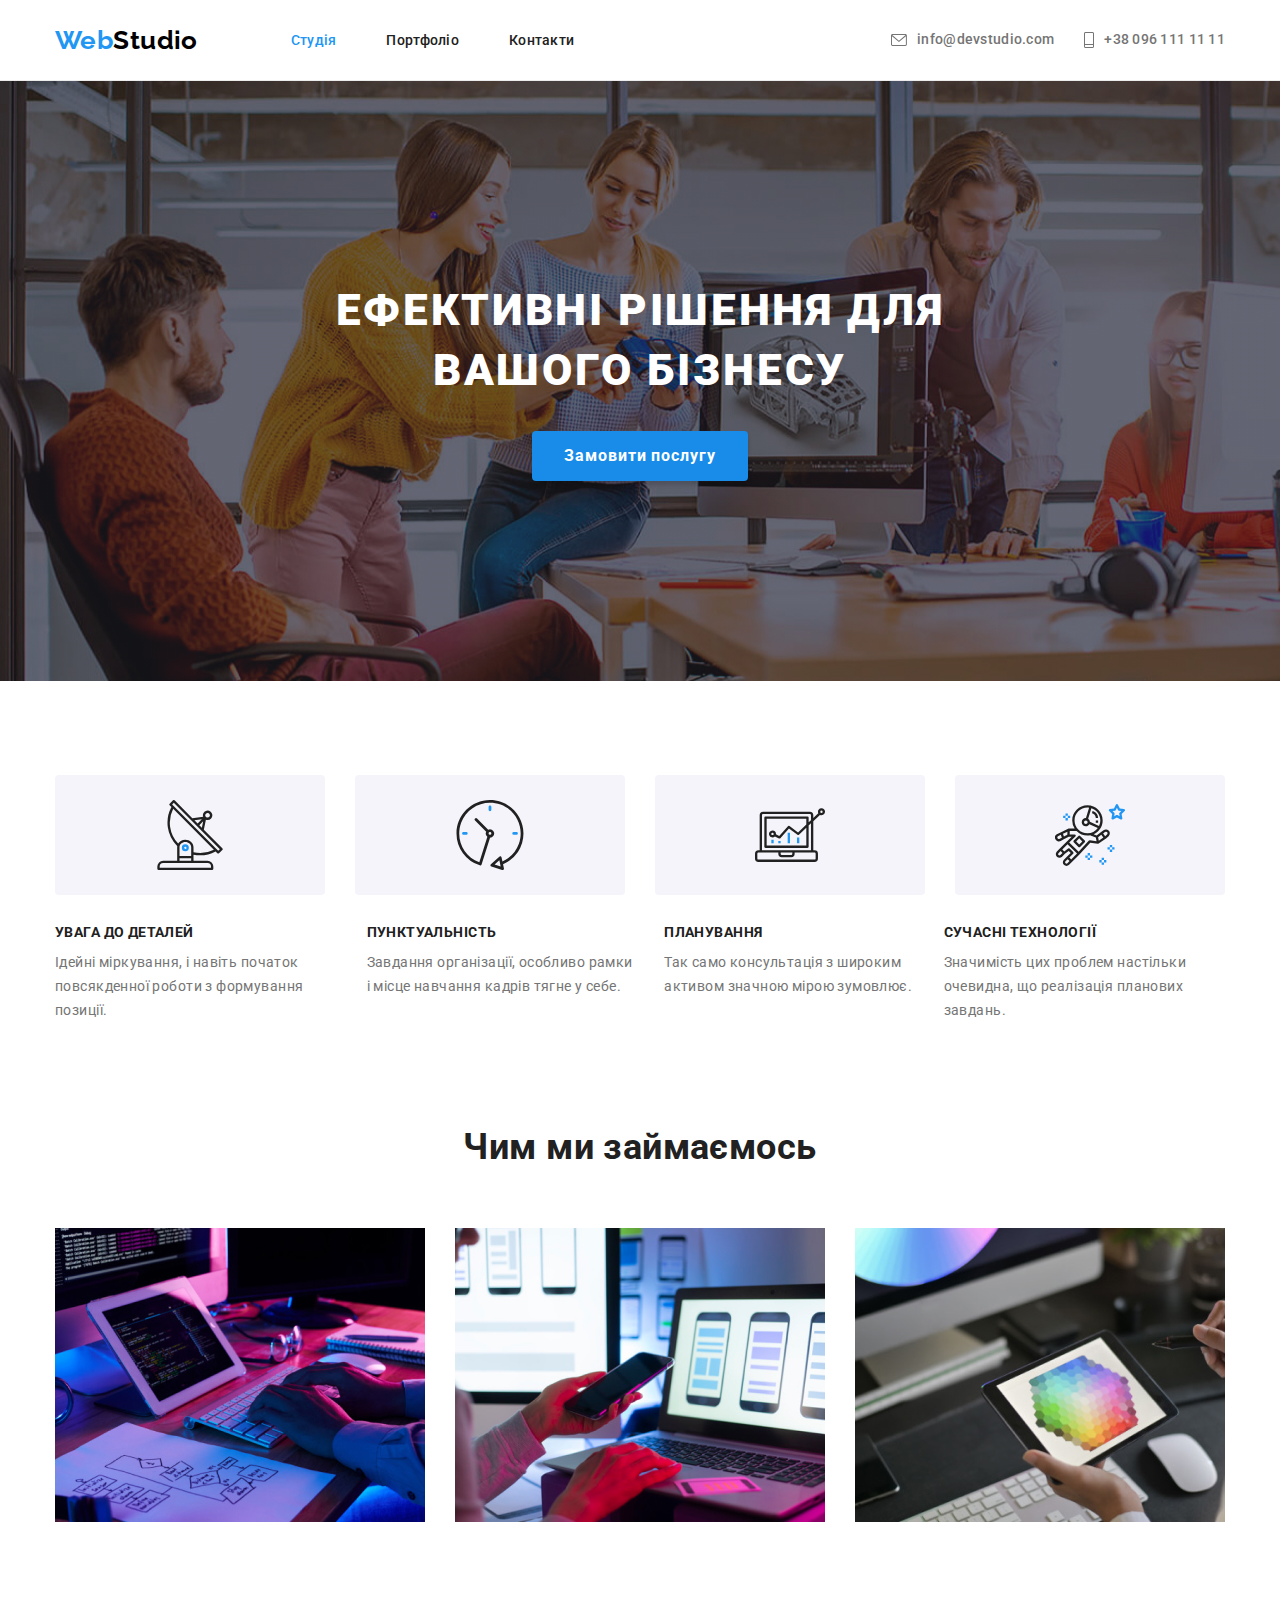
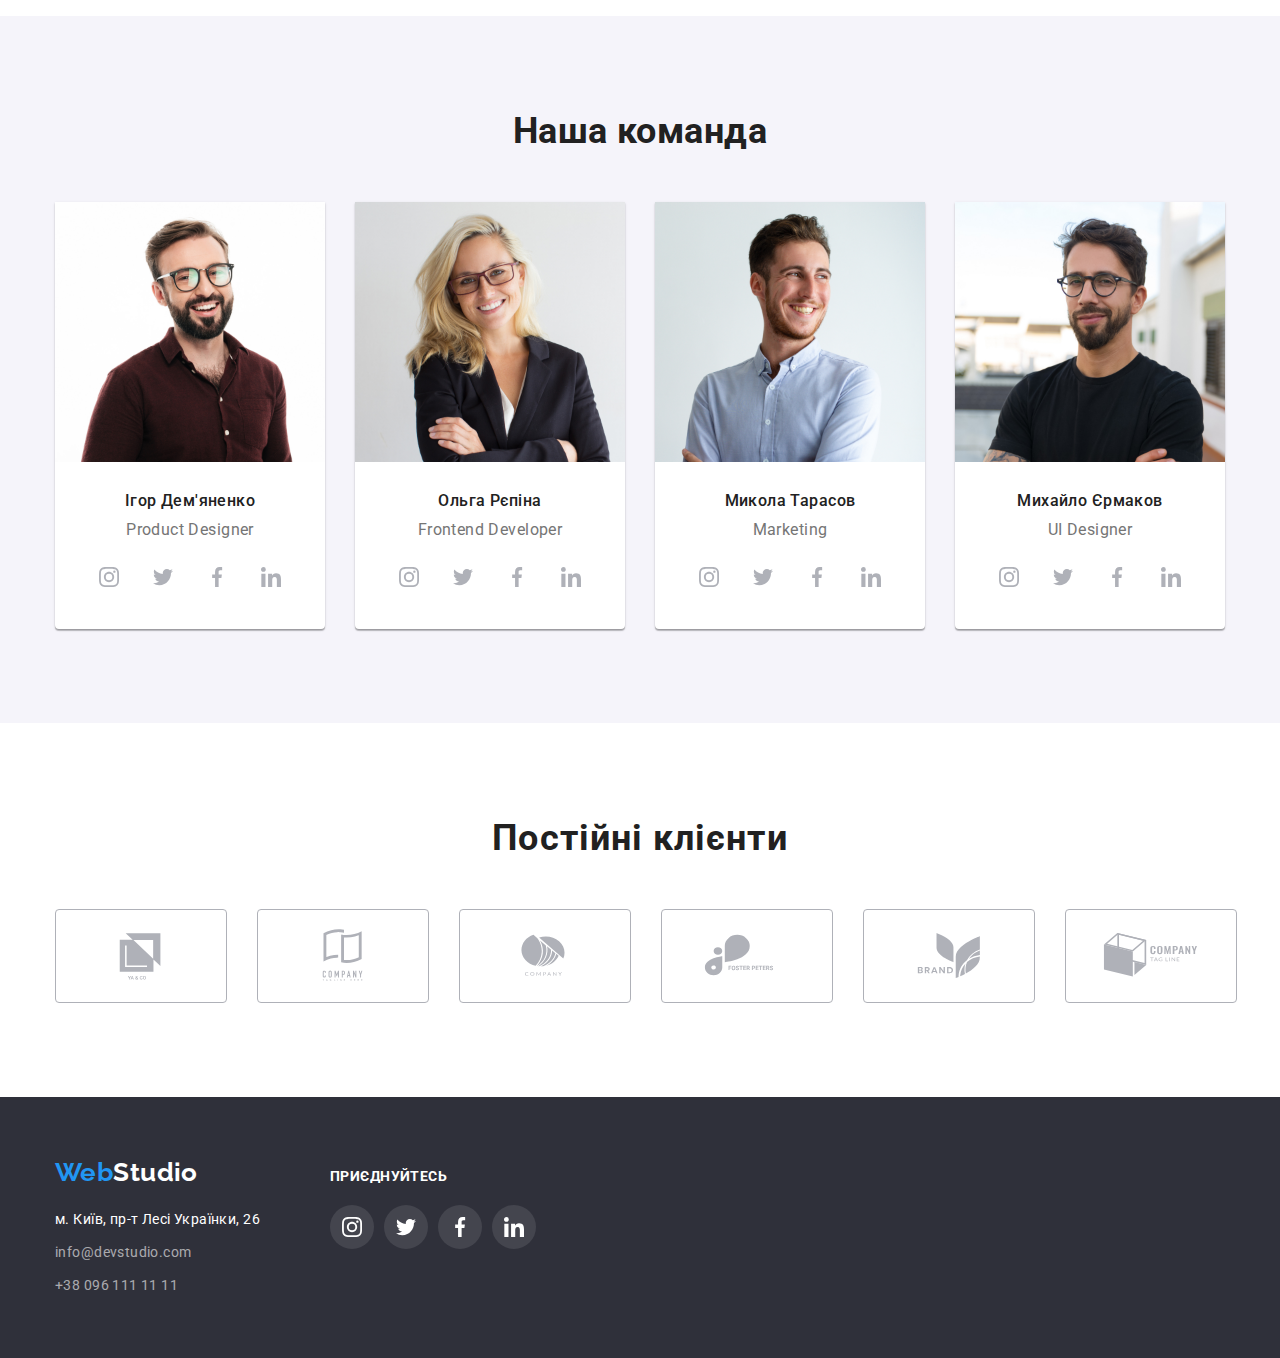
<file: index.html>
<!DOCTYPE html>
<html lang="uk">
  <head>
    <meta charset="utf-8" />
    <meta name="viewport" content="width=device-width, initial-scale=1.0" />
    <link rel="preconnect" href="https://fonts.googleapis.com" />
    <link rel="preconnect" href="https://fonts.gstatic.com" crossorigin />
    <link
      href="https://fonts.googleapis.com/css2?family=Raleway:wght@700&family=Roboto:wght@400;500;700;900&display=swap"
      rel="stylesheet"
    />
    <link
      rel="stylesheet"
      href="https://cdn.jsdelivr.net/npm/modern-normalize@1.1.0/modern-normalize.min.css"
    />
    <link rel="stylesheet" href="./css/styles.css" />
    <title>Webstudio</title>
  </head>

  <body>
    <header class="header-styles">
      <div class="flex-for-header container">
        <nav class="flex-for-nav">
          <a class="logo-web-header" href="./index.html">Web<span>Studio</span></a>
          <ul class="flex-for-nav">
            <li class="list-nav">
              <a class="header-nav current" href="#">Студія</a>
            </li>
            <li class="list-nav">
              <a class="header-nav" href="portfolio.html">Портфоліо</a>
            </li>
            <li class="list-nav">
              <a class="header-nav" href="#">Контакти</a>
            </li>
          </ul>
        </nav>

        <ul class="flex-for-contact-to">
          <li class="contact-list">
            <a href="mailto:info@devstudio.com" class="contact-to">
              <svg class="envelope">
                <use href="./img/sprite.svg#icon-envelope"></use></svg
              >info@devstudio.com</a
            >
          </li>

          <li class="contact-list">
            <a href="tel:+380961111111" class="contact-to">
              <svg class="smartphone">
                <use href="./img/sprite.svg#icon-smartphone"></use></svg
              >+38 096 111 11 11</a
            >
          </li>
        </ul>
      </div>
    </header>

    <main>
      <section class="hero hero-image">
        <div class="container">
          <h1 class="solutions-main-caption">Ефективні рішення для вашого бізнесу</h1>
          <button class="modal-button" type="submit">Замовити послугу</button>
        </div>
      </section>

      <section class="section">
        <div class="container">
          <h2 class="benefits-caption">Наші переваги</h2>
          <div class="ben-vect">
            <ul class="benefits-vectors">
              <li class="vector-item">
                <svg class="item">
                  <use href="./img/sprite.svg#icon-antenna"></use>
                </svg>
              </li>

              <li class="vector-item">
                <svg class="item">
                  <use href="./img/sprite.svg#icon-clock"></use>
                </svg>
              </li>

              <li class="vector-item">
                <svg class="item">
                  <use href="./img/sprite.svg#icon-diagram"></use>
                </svg>
              </li>

              <li class="vector-item">
                <svg class="item">
                  <use href="./img/sprite.svg#icon-astronaut"></use>
                </svg>
              </li>
            </ul>
          </div>

          <ul class="benefits-list">
            <li class="benefits-points">
              <h3 class="benefits">УВАГА ДО ДЕТАЛЕЙ</h3>
              <p class="benefits-descrition">
                Ідейні міркування, і навіть початок повсякденної роботи з формування позиції.
              </p>
            </li>

            <li class="benefits-points">
              <h3 class="benefits">ПУНКТУАЛЬНІСТЬ</h3>
              <p class="benefits-descrition">
                Завдання організації, особливо рамки і місце навчання кадрів тягне у себе.
              </p>
            </li>
            <li class="benefits-points">
              <h3 class="benefits">ПЛАНУВАННЯ</h3>
              <p class="benefits-descrition">
                Так само консультація з широким активом значною мірою зумовлює.
              </p>
            </li>
            <li class="benefits-points">
              <h3 class="benefits">СУЧАСНІ ТЕХНОЛОГІЇ</h3>
              <p class="benefits-descrition">
                Значимість цих проблем настільки очевидна, що реалізація планових завдань.
              </p>
            </li>
          </ul>
        </div>
      </section>

      <section class="activites section">
        <div class="container">
          <h2 class="activities-caption">Чим ми займаємось</h2>
          <ul class="activities-list">
            <li class="activities-points">
              <img src="./img/img1.jpg" alt="hands on keyboard" width="370" height="294" />
            </li>
            <li class="activities-points">
              <img src="./img/img2.jpg" alt="smartphone" width="370" height="294" />
            </li>
            <li class="activities-points">
              <img src="./img/img3.jpg" alt="tablet" width="370" height="294" />
            </li>
          </ul>
        </div>
      </section>

      <section class="section-team section">
        <div class="container">
          <h2 class="team-main-caption">Наша команда</h2>
          <ul class="team-list">
            <li class="team-members">
              <img src="./img/Demyanenko-1.jpg" alt="Demyanenko" width="270" height="260" />
              <div class="team-layout">
                <h3 class="name-member-team">Ігор Дем'яненко</h3>
                <p class="position-member-team">Product Designer</p>

                <ul class="social-list">
                  <li class="social-list-item">
                    <a href="" class="social-list-link">
                      <svg class="social-list-icon" lang="en">
                        <use href="./img/sprite.svg#icon-instagram"></use>
                      </svg>
                    </a>
                  </li>

                  <li class="social-list-item">
                    <a href="" class="social-list-link">
                      <svg class="social-list-icon" lang="en">
                        <use href="./img/sprite.svg#icon-twitter"></use>
                      </svg>
                    </a>
                  </li>

                  <li class="social-list-item">
                    <a href="" class="social-list-link">
                      <svg class="social-list-icon" lang="en">
                        <use href="./img/sprite.svg#icon-facebook"></use>
                      </svg>
                    </a>
                  </li>

                  <li class="social-list-item">
                    <a href="" class="social-list-link">
                      <svg class="social-list-icon" lang="en">
                        <use href="./img/sprite.svg#icon-linkedin"></use>
                      </svg>
                    </a>
                  </li>
                </ul>
              </div>
            </li>

            <li class="team-members">
              <img src="./img/Repina-2.jpg" alt="Repina" width="270" height="260" />
              <div class="team-layout">
                <h3 class="name-member-team">Ольга Рєпіна</h3>
                <p class="position-member-team">Frontend Developer</p>

                <ul class="social-list">
                  <li class="social-list-item">
                    <a href="" class="social-list-link">
                      <svg class="social-list-icon" lang="en">
                        <use href="./img/sprite.svg#icon-instagram"></use>
                      </svg>
                    </a>
                  </li>

                  <li class="social-list-item">
                    <a href="" class="social-list-link">
                      <svg class="social-list-icon" lang="en">
                        <use href="./img/sprite.svg#icon-twitter"></use>
                      </svg>
                    </a>
                  </li>

                  <li class="social-list-item">
                    <a href="" class="social-list-link">
                      <svg class="social-list-icon" lang="en">
                        <use href="./img/sprite.svg#icon-facebook"></use>
                      </svg>
                    </a>
                  </li>

                  <li class="social-list-item">
                    <a href="" class="social-list-link">
                      <svg class="social-list-icon" lang="en">
                        <use href="./img/sprite.svg#icon-linkedin"></use>
                      </svg>
                    </a>
                  </li>
                </ul>
              </div>
            </li>

            <li class="team-members">
              <img src="./img/Tarasov-3.jpg" alt="Tarasov" width="270" height="260" />
              <div class="team-layout">
                <h3 class="name-member-team">Микола Тарасов</h3>
                <p class="position-member-team">Marketing</p>

                <ul class="social-list">
                  <li class="social-list-item">
                    <a href="" class="social-list-link">
                      <svg class="social-list-icon" lang="en">
                        <use href="./img/sprite.svg#icon-instagram"></use>
                      </svg>
                    </a>
                  </li>

                  <li class="social-list-item">
                    <a href="" class="social-list-link">
                      <svg class="social-list-icon" lang="en">
                        <use href="./img/sprite.svg#icon-twitter"></use>
                      </svg>
                    </a>
                  </li>

                  <li class="social-list-item">
                    <a href="" class="social-list-link">
                      <svg class="social-list-icon" lang="en">
                        <use href="./img/sprite.svg#icon-facebook"></use>
                      </svg>
                    </a>
                  </li>

                  <li class="social-list-item">
                    <a href="" class="social-list-link">
                      <svg class="social-list-icon" lang="en">
                        <use href="./img/sprite.svg#icon-linkedin"></use>
                      </svg>
                    </a>
                  </li>
                </ul>
              </div>
            </li>

            <li class="team-members">
              <img src="./img/Yermakov-4.jpg" alt="Yermakov" width="270" height="260" />
              <div class="team-layout">
                <h3 class="name-member-team">Михайло Єрмаков</h3>
                <p class="position-member-team">UI Designer</p>

                <ul class="social-list">
                  <li class="social-list-item">
                    <a href="" class="social-list-link">
                      <svg class="social-list-icon" lang="en">
                        <use href="./img/sprite.svg#icon-instagram"></use>
                      </svg>
                    </a>
                  </li>

                  <li class="social-list-item">
                    <a href="" class="social-list-link">
                      <svg class="social-list-icon" lang="en">
                        <use href="./img/sprite.svg#icon-twitter"></use>
                      </svg>
                    </a>
                  </li>

                  <li class="social-list-item">
                    <a href="" class="social-list-link">
                      <svg class="social-list-icon" lang="en">
                        <use href="./img/sprite.svg#icon-facebook"></use>
                      </svg>
                    </a>
                  </li>

                  <li class="social-list-item">
                    <a href="" class="social-list-link">
                      <svg class="social-list-icon" lang="en">
                        <use href="./img/sprite.svg#icon-linkedin"></use>
                      </svg>
                    </a>
                  </li>
                </ul>
              </div>
            </li>
          </ul>
        </div>
      </section>

      <section class="section">
        <div class="container">
          <h2 class="regular-customer">Постійні клієнти</h2>
          <div class="cust-vect">
            <ul class="customer-list">
              <li class="customer-item">
                <a href="" class="customer-link">
                  <svg class="each-item">
                    <use href="./img/sprite.svg#icon-ya-co"></use>
                  </svg>
                </a>
              </li>

              <li class="customer-item">
                <a href="" class="customer-link">
                  <svg class="each-item">
                    <use href="./img/sprite.svg#icon-tagline-here"></use>
                  </svg>
                </a>
              </li>

              <li class="customer-item">
                <a href="" class="customer-link">
                  <svg class="each-item">
                    <use href="./img/sprite.svg#icon-company"></use>
                  </svg>
                </a>
              </li>

              <li class="customer-item">
                <a href="" class="customer-link">
                  <svg class="each-item">
                    <use href="./img/sprite.svg#icon-foster-peters"></use>
                  </svg>
                </a>
              </li>

              <li class="customer-item">
                <a href="" class="customer-link">
                  <svg class="each-item">
                    <use href="./img/sprite.svg#icon-brand"></use>
                  </svg>
                </a>
              </li>

              <li class="customer-item">
                <a href="" class="customer-link">
                  <svg class="each-item">
                    <use href="./img/sprite.svg#icon-tl"></use>
                  </svg>
                </a>
              </li>
            </ul>
          </div>
        </div>
      </section>
    </main>

    <footer class="background-footer">
      <div class="container all-footer-positions">
        <div class="left-side-footer">
          <address>
            <ul>
              <li class="for-logo">
                <a class="logo-web-footer" href="./index.html"
                  >Web<span class="logo-studio-footer">Studio</span></a
                >
              </li>

              <li class="flex-for-address">
                <a
                  href="https://goo.gl/maps/PK4acPdhrwXjEn6c6"
                  target="_blank"
                  rel="noreferrer noopener nofollow"
                  class="footer-address"
                  >м. Київ, пр-т Лесі Українки, 26</a
                >
              </li>
              <li class="flex-for-address">
                <a href="mailto:info@devstudio.com" class="footer-mail-tel">info@devstudio.com</a>
              </li>

              <li class="flex-for-address">
                <a href="tel:+380961111111" class="footer-mail-tel">+38 096 111 11 11</a>
              </li>
            </ul>
          </address>
        </div>

        <div>
          <p class="connection">Приєднуйтесь</p>
          <ul class="footer-social-list">
            <li class="footer-social-list-item">
              <a href="" class="footer-social-list-link">
                <svg class="footer-social-list-icon">
                  <use href="./img/sprite.svg#icon-instagram"></use>
                </svg>
              </a>
            </li>

            <li class="footer-social-list-item">
              <a href="" class="footer-social-list-link">
                <svg class="footer-social-list-icon">
                  <use href="./img/sprite.svg#icon-twitter"></use>
                </svg>
              </a>
            </li>

            <li class="footer-social-list-item">
              <a href="" class="footer-social-list-link">
                <svg class="footer-social-list-icon">
                  <use href="./img/sprite.svg#icon-facebook"></use>
                </svg>
              </a>
            </li>

            <li class="footer-social-list-item">
              <a href="" class="footer-social-list-link">
                <svg class="footer-social-list-icon">
                  <use href="./img/sprite.svg#icon-linkedin"></use>
                </svg>
              </a>
            </li>
          </ul>
        </div>
      </div>
    </footer>
  </body>
</html>
</file>
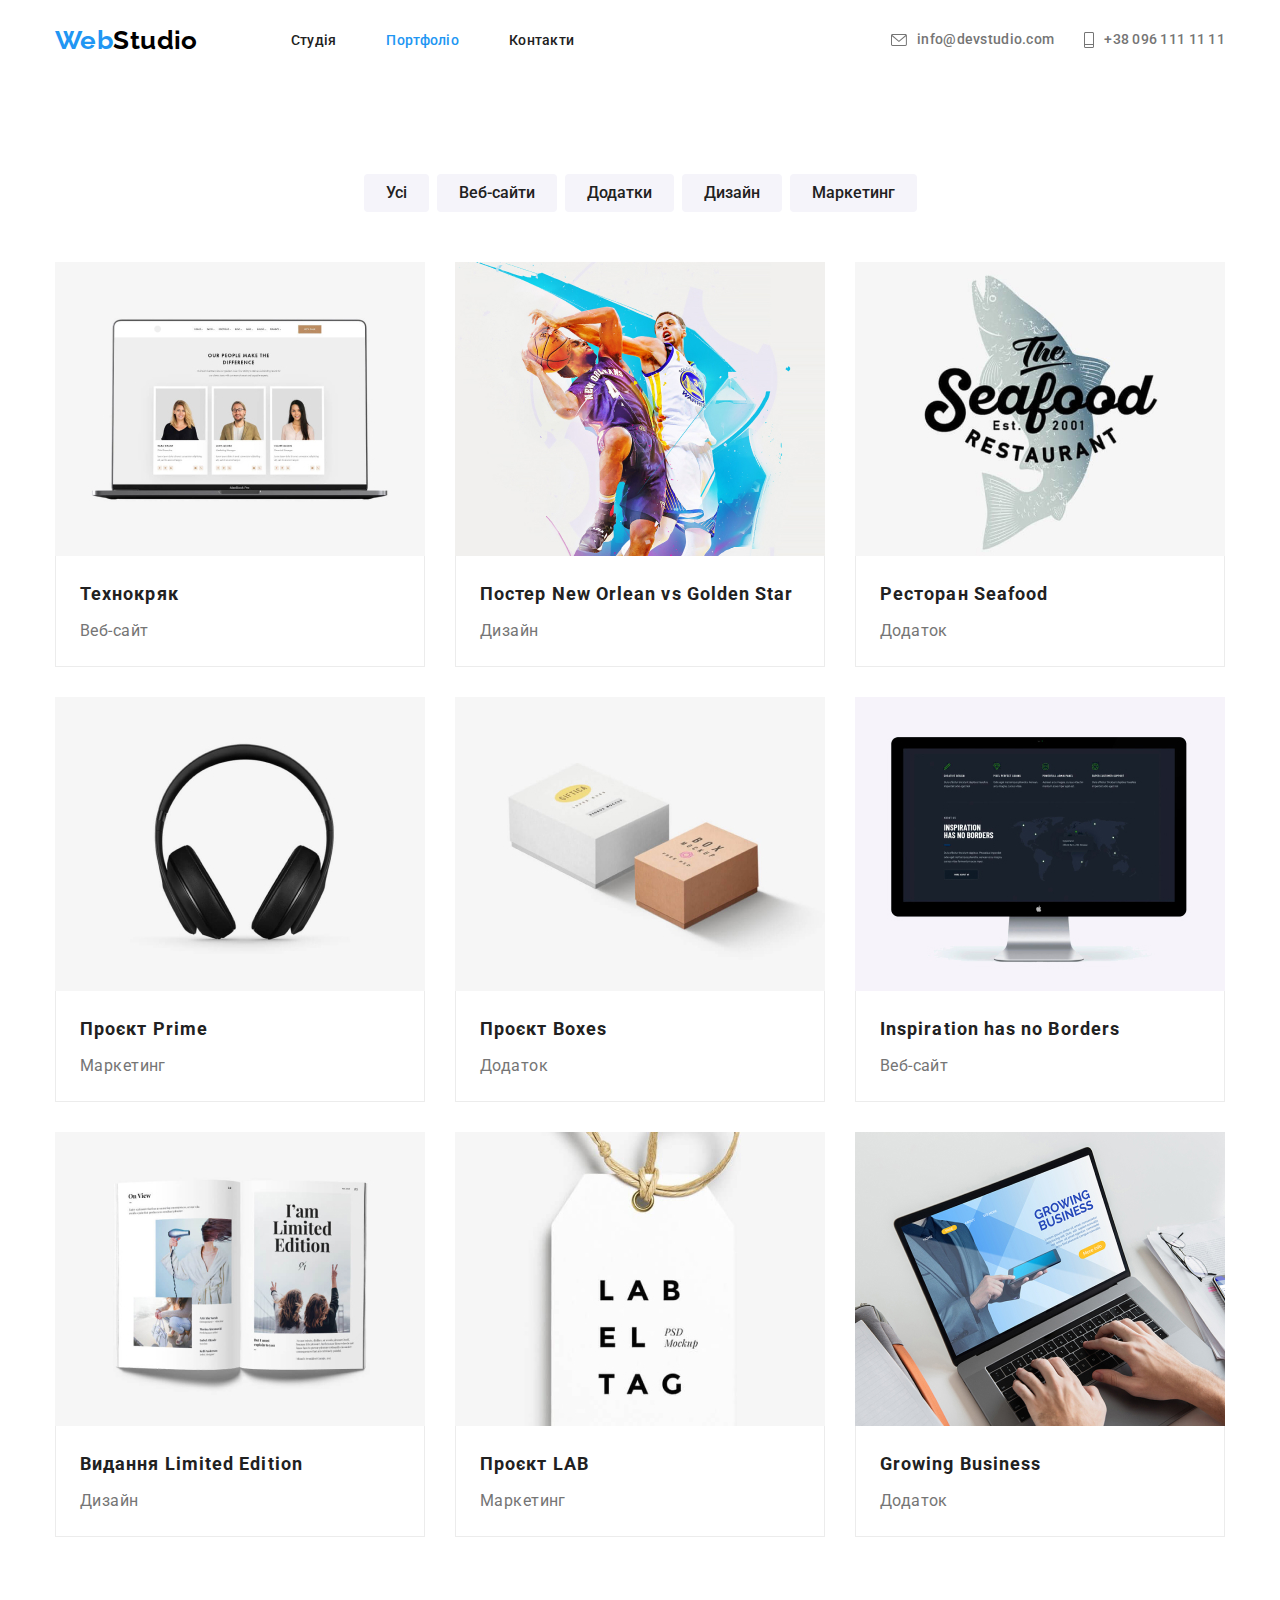
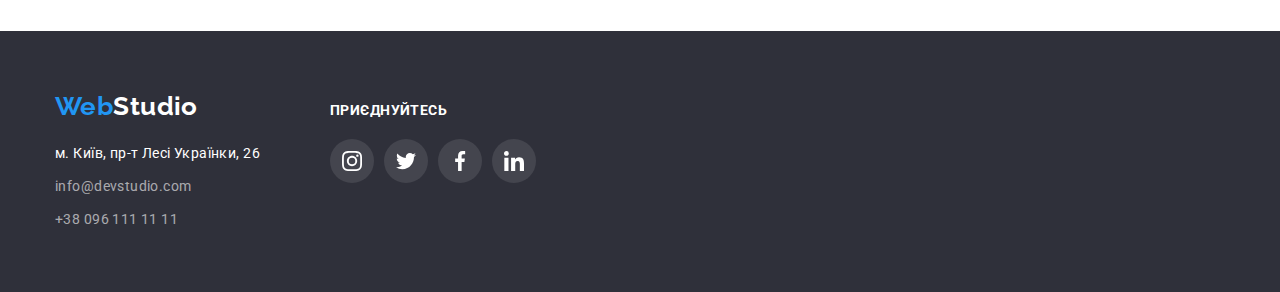
<file: portfolio.html>
<!DOCTYPE html>
<html lang="uk">
  <head>
    <meta charset="UTF-8" />
    <meta http-equiv="X-UA-Compatible" content="IE=edge" />
    <meta name="viewport" content="width=device-width, initial-scale=1.0" />
    <link rel="preconnect" href="https://fonts.googleapis.com" />
    <link rel="preconnect" href="https://fonts.gstatic.com" crossorigin />
    <link
      href="https://fonts.googleapis.com/css2?family=Raleway:wght@700&family=Roboto:wght@400;500;700;900&display=swap"
      rel="stylesheet"
    />
    <link
      rel="stylesheet"
      href="https://cdn.jsdelivr.net/npm/modern-normalize@1.1.0/modern-normalize.min.css"
    />
    <link rel="stylesheet" href="./css/styles.css" />
    <title>Portfolio</title>
  </head>

  <body>
    <header>
      <div class="flex-for-header container">
        <nav class="flex-for-nav">
          <a class="logo-web-header" href="./index.html">Web<span>Studio</span></a>
          <ul class="flex-for-nav">
            <li class="list-nav">
              <a class="header-nav" href="index.html">Студія</a>
            </li>
            <li class="list-nav">
              <a class="header-nav current" href="#">Портфоліо</a>
            </li>
            <li class="list-nav">
              <a class="header-nav" href="#">Контакти</a>
            </li>
          </ul>
        </nav>

        <ul class="flex-for-contact-to">
          <li class="contact-list">
            <a href="mailto:info@devstudio.com" class="contact-to">
              <svg class="envelope">
                <use href="./img/sprite.svg#icon-envelope"></use></svg
              >info@devstudio.com</a
            >
          </li>

          <li class="contact-list">
            <a href="tel:+380961111111" class="contact-to">
              <svg class="smartphone">
                <use href="./img/sprite.svg#icon-smartphone"></use></svg
              >+38 096 111 11 11</a
            >
          </li>
        </ul>
      </div>
    </header>

    <main>
      <section class="section">
        <div class="container">
          <h1 class="our-projects">Наші проекти</h1>
          <div>
            <ul class="flex-for-all-buttons">
              <li class="button-list">
                <button type="button" class="all-buttons">Усі</button>
                <button type="button" class="all-buttons">Веб-сайти</button>
                <button type="button" class="all-buttons">Додатки</button>
                <button type="button" class="all-buttons">Дизайн</button>
                <button type="button" class="all-buttons">Маркетинг</button>
              </li>
            </ul>
          </div>

          <ul class="projects flex-for-projects">
            <li class="projects-list">
              <a href="#" class="projects-link"
                ><img src="./img/technokryak.jpg" alt="laptop" height="294" width="370" />
                <div class="borders-for-projects">
                  <h2 class="projects-caption">Технокряк</h2>
                  <p class="projects-desc">Веб-сайт</p>
                </div>
              </a>
            </li>

            <li class="projects-list">
              <a href="#" class="projects-link"
                ><img src="./img/basketball.jpg" alt="new orleans" height="294" width="370" />
                <div class="borders-for-projects">
                  <h2 class="projects-caption">Постер New Orlean vs Golden Star</h2>
                  <p class="projects-desc">Дизайн</p>
                </div>
              </a>
            </li>

            <li class="projects-list">
              <a href="#" class="projects-link"
                ><img src="./img/restaurant.jpg" alt="the Seafood" height="294" width="370" />
                <div class="borders-for-projects">
                  <h2 class="projects-caption">Ресторан Seafood</h2>
                  <p class="projects-desc">Додаток</p>
                </div>
              </a>
            </li>

            <li class="projects-list">
              <a href="#" class="projects-link"
                ><img src="./img/headphones.jpg" alt="Prime project" height="294" width="370" />
                <div class="borders-for-projects">
                  <h2 class="projects-caption">Проєкт Prime</h2>
                  <p class="projects-desc">Маркетинг</p>
                </div>
              </a>
            </li>

            <li class="projects-list">
              <a href="#" class="projects-link"
                ><img src="./img/boxes.jpg" alt="two boxes" height="294" width="370" />
                <div class="borders-for-projects">
                  <h2 class="projects-caption">Проєкт Boxes</h2>
                  <p class="projects-desc">Додаток</p>
                </div>
              </a>
            </li>

            <li class="projects-list">
              <a href="#" class="projects-link"
                ><img src="./img/display.jpg" alt="monitor" height="294" width="370" />
                <div class="borders-for-projects">
                  <h2 class="projects-caption">Inspiration has no Borders</h2>
                  <p class="projects-desc">Веб-сайт</p>
                </div>
              </a>
            </li>

            <li class="projects-list">
              <a href="#" class="projects-link"
                ><img src="./img/book.jpg" alt="book with letters" />
                <div class="borders-for-projects">
                  <h2 class="projects-caption">Видання Limited Edition</h2>
                  <p class="projects-desc">Дизайн</p>
                </div>
              </a>
            </li>

            <li class="projects-list">
              <a href="#" class="projects-link"
                ><img src="./img/label.jpg" alt="labeltag" />
                <div class="borders-for-projects">
                  <h2 class="projects-caption">Проєкт LAB</h2>
                  <p class="projects-desc">Маркетинг</p>
                </div>
              </a>
            </li>

            <li class="projects-list">
              <a href="#" class="projects-link"
                ><img src="./img/hands.jpg" alt="hands on laptop`s keyboard" />
                <div class="borders-for-projects">
                  <h2 class="projects-caption">Growing Business</h2>
                  <p class="projects-desc">Додаток</p>
                </div>
              </a>
            </li>
          </ul>
        </div>
      </section>
    </main>

    <footer class="background-footer">
      <div class="container all-footer-positions">
        <div class="left-side-footer">
          <address>
            <ul>
              <li class="for-logo">
                <a class="logo-web-footer" href="./index.html"
                  >Web<span class="logo-studio-footer">Studio</span></a
                >
              </li>

              <li class="flex-for-address">
                <a
                  href="https://goo.gl/maps/PK4acPdhrwXjEn6c6"
                  target="_blank"
                  rel="noreferrer noopener nofollow"
                  class="footer-address"
                  >м. Київ, пр-т Лесі Українки, 26</a
                >
              </li>
              <li class="flex-for-address">
                <a href="mailto:info@devstudio.com" class="footer-mail-tel">info@devstudio.com</a>
              </li>

              <li class="flex-for-address">
                <a href="tel:+380961111111" class="footer-mail-tel">+38 096 111 11 11</a>
              </li>
            </ul>
          </address>
        </div>

        <div>
          <p class="connection">Приєднуйтесь</p>
          <ul class="footer-social-list">
            <li class="footer-social-list-item">
              <a href="" class="footer-social-list-link">
                <svg class="footer-social-list-icon">
                  <use href="./img/sprite.svg#icon-instagram"></use>
                </svg>
              </a>
            </li>

            <li class="footer-social-list-item">
              <a href="" class="footer-social-list-link">
                <svg class="footer-social-list-icon">
                  <use href="./img/sprite.svg#icon-twitter"></use>
                </svg>
              </a>
            </li>

            <li class="footer-social-list-item">
              <a href="" class="footer-social-list-link">
                <svg class="footer-social-list-icon">
                  <use href="./img/sprite.svg#icon-facebook"></use>
                </svg>
              </a>
            </li>

            <li class="footer-social-list-item">
              <a href="" class="footer-social-list-link">
                <svg class="footer-social-list-icon">
                  <use href="./img/sprite.svg#icon-linkedin"></use>
                </svg>
              </a>
            </li>
          </ul>
        </div>
      </div>
    </footer>
  </body>
</html>
</file>
<file: css/styles.css>
:root {
    --accent-color: rgba(33, 150, 243, 1);
    --background: rgba(47, 48, 58, 1);
    --white: #ffffff;
    --transparent: rgba(255, 255, 255, 0.6);
    --grey: #757575;
    --white-not-transparent: rgba(255, 255, 255, 1);
    --blue: #2196F3;
    --black: rgba(0, 0, 0, 1);
    --blue-for-modal-button: #188CE8;
    --white-for-background-buttons: rgba(245, 244, 250, 1);
    --background-for-section-team: #F5F4FA;
    --black-for-projects: #212121;
    --another-grey: #AFB1B8;
}


/* для обох сторінок */
h1, h2, h3, p {
    margin: 0;
    padding: 0;
}

li {
    list-style: none;
}

img {
    display: block;
    max-width: 100%;
    height: auto;
}

button {
    font-family: inherit;
    font-size: inherit;
    cursor: pointer;
}

body {
    font-family: 'Roboto', 'Raleway', sans-serif;
    color: #212121;
    font-size: 14px;
    letter-spacing: 0.03em;
    background-color: #ffffff;
}

ul, ol {
    margin: 0;
    padding: 0;
    list-style: none;
}

.section {
    padding-top: 94px;
    padding-bottom: 94px;
}

.container {
    width: 1200px;
    padding-left: 15px;
    padding-right: 15px;
    margin-left: auto;
    margin-right: auto;
}


/* логотип */

.logo-web-header {
    display: flex;
    padding-top: 24px;
    padding-bottom: 24px;
    align-items: center;
    margin-right: 93px; 
    font-family: 'Raleway', sans-serif;
    font-weight: 700;
    font-size: 26px;
    line-height: 1.19;
    color: var(--blue);
    text-decoration: none;
}

span {
    font-family: 'Raleway', sans-serif;
    font-weight: 700;
    font-size: 26px;
    line-height: 1.19;
    color: var(--black);
    text-decoration: none;
}

.for-logo {
    margin-bottom: 20px;
}

.logo-web-footer {
    font-style: normal;
    align-items: center;
    font-family: 'Raleway', sans-serif;
    font-weight: 700;
    font-size: 26px;
    line-height: 1.19;
    color: var(--blue);
    text-decoration: none;
}

.logo-studio-footer {
    margin-bottom: 20px;
    font-family: 'Raleway', sans-serif;
    font-weight: 700;
    font-size: 26px;
    line-height: 1.19;
    color: var(--white-not-transparent);
    text-decoration: none;
}


/* Навігація хедера */

.header-styles {
    border-bottom: 1px solid #ececec;
    width: auto;
}

.flex-for-header {
    display: flex;
    align-items: center;
    height: 80px;
}

.flex-for-nav {
    display: flex;
    justify-content: center;
    align-items: center;
    text-align: center;
}

.list-nav:not(:last-child) {
    margin-right: 50px;
    justify-content: center;
    align-items: center;
}

.header-nav {
    padding-top: 30px;
    padding-bottom: 30px;
    align-items: center;
    font-weight: 500;
    line-height: 1.14;
    letter-spacing: 0.02em;
    color: inherit;
    text-decoration: none;
}

.header-nav:focus,
.header-nav:hover {
    color: var(--accent-color);
}

.current {
    color: var(--accent-color);
}


/* Контакти хедера */

.flex-for-contact-to {
    display: flex;
    margin-left: auto;
    gap: 30px;
}

.contact-list:not(:first-child) {
    align-items: center;
    margin-left: auto;
}

.contact-to {
    display: flex;
    align-items: center;
    margin-left: auto;
    font-weight: 500;
    padding-top: 32px;
    padding-bottom: 32px;
    line-height: 1.14;
    letter-spacing: 0.02em;
    color: var(--grey);
    text-decoration: none;
}

.contact-to:hover,
.contact-to:focus {
    color: var(--blue);
}

.smartphone {
    width: 10px;
    height: 16px;
    margin-right: 10px;
    fill: currentColor;
}

.envelope {
    width: 16px;
    height: 12px;
    margin-right: 10px;
    fill: currentColor;
}

.smartphone:hover .envelope,
.smartphone:focus .envelope {
    fill: var(--blue);
}


/* Контакти футера */

.background-footer {
    display: flex;
    align-items: baseline;
    background: var(--background);
    padding-top: 60px;
    padding-bottom: 60px;
}

.footer-address {
    margin-bottom: 9px;
    font-style: normal;
    line-height: 1.71;
    color: var(--white);
    text-decoration: none;
}

.footer-mail-tel {
    font-style: normal;
    line-height: 1.71;
    color: var(--transparent);
    text-decoration: none;
}

.footer-mail-tel {
    margin-bottom: 9px;
}

.flex-for-address:not(:last-child) {
    margin-bottom: 9px;
    white-space: nowrap;
}

.all-footer-positions {
    display: flex;
    align-items: baseline;
}

.left-side-footer {
    margin-right: 70px;
}

.connection {
    display: flex;
    margin-bottom: 20px;
    justify-content: flex-start;
    font-weight: 700;
    font-style: normal;
    font-size: 14px;
    line-height: 1.14;
    letter-spacing: 0.03em;
    text-transform: uppercase;
    color: var(--white);
}

.footer-social-list {
    display: flex;
    justify-content: flex-start;
    align-items: baseline;
    column-gap: 10px;
    border-radius: 50%;
}

.footer-social-list-item {
    display: flex;
    justify-content: center;
    align-items: center;
    margin-bottom: auto;
    width: 44px;
    height: 44px;
}

.footer-social-list-link {
    display: flex;
    justify-content: center;
    align-items: center;
    width: 44px;
    height: 44px;
}

.footer-social-list-item {
    display: flex;
    align-items: center;
    justify-content: center;
    border-radius: 50%;
    background-color: rgba(255, 255, 255, 0.1);
    width: 44px;
    height: 44px;
}

.footer-social-list-item:hover,
.footer-social-list-item:focus {
    background-color: var(--blue);
    fill: var(--white);
}

.footer-social-list-icon {
    width: 20px;
    height: 20px;
    fill: var(--white);
}


/* ГОЛОВНА */


/* Ефективні рішення для вашого бізнесу */

.hero {
    text-align: center;
    max-width: 1660px;
    margin-left: auto;
    margin-right: auto;
    color: var(--white-not-transparent);
    background-color: var(--background);
    padding: 200px 0;
}

.hero-image {
    background-image: linear-gradient(rgba(47, 48, 58, 0.4), rgba(47, 48, 58, 0.4)),
    url('../img/people-working.jpg');
    background-size: cover;
    max-width: 1600px;
    margin-right: auto;
    margin-left: auto;
}

.solutions-main-caption {
    width: 696px;
    justify-content: center;
    align-items: center;
    margin-left: auto;
    margin-right: auto;
    margin-bottom: 30px;
    margin-top: auto;
    font-weight: 900;
    font-size: 44px;
    line-height: 1.36;
    text-align: center;
    letter-spacing: 0.06em;
    text-transform: uppercase;
    color: var(--white);
}


/* Кнопка "Замовити послугу" */

.modal-button {
    align-items: center;
    text-align: center;
    letter-spacing: 0.06em;
    font-weight: 700;
    font-size: 16px;
    line-height: 1.88;
    color: var(--white);
    background-color: var(--blue-for-modal-button);
    cursor: pointer;
    border: 0px;
    box-shadow: 0px 4px 4px rgba(0, 0, 0, 0.15);
    border-radius: 4px;
    padding: 10px 32px;
}

.modal-button:hover,
.modal-button:focus {
    background-color: var(--blue-for-modal-button);
}


/* Переваги */

.benefits-caption {
    display: flex;
    justify-content: center;
    margin-bottom: 50px;
    position: absolute;
    width: 1px;
    height: 1px;
    margin: -1px;
    border: 0;
    padding: 0;
    white-space: nowrap;
    clip-path: inset(100%);
    clip: rect(0 0 0 0);
    overflow: hidden;
}

.benefits-vectors{
    display: flex;
    justify-content: center;
    align-items: center;
    gap: 30px;
}

.benefits-list {
    display: flex;
    justify-content: center;
    align-items: flex-start;
}

.benefits {
    margin-bottom: 10px;
    justify-content: center;
    font-weight: 700;
    font-size: 14px;
    line-height: 1.14;
    text-transform: uppercase;
    color: inherit;
}

.benefits-points:not(:last-child) {
    margin-right: 30px;
}


.benefits-descrition {
    line-height: 1.71;
    color: var(--grey);
}


/* Чим ми займаємось */

.activites {
    padding-top: 0;
}

.activities-caption {
    padding-top: 0;
    margin-bottom: 50px;
    font-weight: 700;
    font-size: 36px;
    line-height: 1.71;
    text-align: center;
    color: inherit;
}

.activities-list {
    display: flex;
}

.activities-points:not(:last-child) {
    margin-right: 30px;
}

.activities-points {
    flex-basis: calc((100% - 60px) / 3);
}


/* Наша команда */

.ben-vect {
    display: flex;
    flex-basis: calc((100% - 90px) / 4);
    gap: 30px;
}

.vector-item {
    display: flex;
    justify-content: center;
    align-items: center;
    width: 270px;
    height: 120px;
    margin-bottom: 30px;
    background-color: #F5F4FA;
    border-radius: 4px;
}

.item {
    display: block;
    width: 70px;
    height: 70px;
}

.social-list {
    display: flex;
    justify-content: center;
    align-items: center;
    column-gap: 10px;
    margin-bottom: 30px;
}

.social-list-link {
    display: flex;
    align-items: center;
    justify-content: center;
    border-radius: 50%;
    width: 44px;
    height: 44px;
    fill: var(--another-grey);
}

.social-list-link:hover,
.social-list-link:focus {
    background-color: var(--blue);
    fill: var(--white);
}

.social-list-icon {
    width: 20px;
    height: 20px;
    fill: inherit;
}


.section-team {
    background: var(--background-for-section-team)
}

.team-main-caption {
    margin-bottom: 50px;
    font-weight: 700;
    font-size: 36px;
    line-height: 42px;
    text-align: center;
    color: inherit;
}

.team-list {
    display: flex;
    justify-content: center;
    align-items: center;
}

.team-members {
    background-color: var(--white);
    flex-basis: calc((100% - 90px) / 4);
    box-shadow: 0px 1px 3px rgba(0, 0, 0, 0.12), 0px 1px 1px rgba(0, 0, 0, 0.14), 0px 2px 1px rgba(0, 0, 0, 0.2);
    border-radius: 0px 0px 4px 4px;
}

.team-members:not(:last-child) {
    margin-right: 30px;
}

.team-layout {
    margin-top: 30px;
    margin-left: auto;
    margin-right: auto;
}

.name-member-team {
    margin-bottom: 10px;
    font-weight: 500;
    font-size: 16px;
    line-height: 1.16;
    text-align: center;
    color: inherit;
}

.position-member-team {
    margin-bottom: 16px;
    font-size: 16px;
    line-height: 1.18;
    text-align: center;
    color: var(--grey);
}


/* Постійні клієнти */

.regular-customer {
    display: flex;
    justify-content: center;
    margin-bottom: 50px;
    font-family: 'Roboto', 'Raleway', sans-serif;
    font-style: normal;
    font-weight: 700;
    font-size: 36px;
    line-height: 42px;
    text-align: center;
    letter-spacing: 0.03em;
    color: #212121;

}

.cust-vect {
    display: flex;
    flex-basis: calc((100% - 150px) / 6);
    gap: 30px;
}
.customer-list {
    display: flex;
    justify-content: center;
    align-items: center;
    gap: 30px;
}

.customer-link {
    display: flex;
    justify-content: center;
    align-items: center;
    width: 170px;
    height: 92px;
}

.customer-item {
    border: 1px solid var(--another-grey);
    border-radius: 4px;
    fill: var(--another-grey);
    background-color: var(--white);
}

.each-item {
    display: block;
    fill: var(--another-grey);
    width: 106px;
    height: 60px;
}

.customer-item:hover,
.customer-item:focus {
    border: 1px solid var(--blue);
    border-radius: 4px;
}

.customer-link:hover .each-item,
.customer-link:focus .each-item {
    fill: var(--blue);
}


/* ПОРТФОЛІО */


/* Кнопки */

.our-projects {
    justify-content: center;
    align-items: center;
    position: absolute;
    width: 1px;
    height: 1px;
    margin: -1px;
    border: 0;
    padding: 0;
    white-space: nowrap;
    clip-path: inset(100%);
    clip: rect(0 0 0 0);
    overflow: hidden;
}

.button-list {
    display: flex;
    justify-content: center;
    margin-top: auto;
    align-items: center;
    margin-left: auto;
    margin-right: auto;
}

.all-buttons:not(:last-child) {
    margin-right: 8px;
}

.flex-for-all-buttons {
    padding-top: auto;
    margin-bottom: 50px;
}

.all-buttons {
    padding: 6px 22px;
    font-weight: 500;
    font-size: 16px;
    line-height: 1.63;
    text-align: center;
    color: inherit;
    background-color: var(--white-for-background-buttons);
    cursor: pointer;
    border: 0px;
    border-radius: 4px;
}   

.all-buttons:hover,
.all-buttons:focus {
    background-color: var(--accent-color);
    color: var(--white-not-transparent);
    box-shadow: 0px 3px 1px rgba(0, 0, 0, 0.1), 0px 1px 2px rgba(0, 0, 0, 0.08), 0px 2px 2px rgba(0, 0, 0, 0.12);
}


/* Проекти */

.flex-for-projects {
    display: flex;
    flex-wrap: wrap;
    gap: 30px;
}

.projects-link {
    display: block;
    text-decoration: none;
}

.projects-list {
    background-color: var(--white-not-transparent);
    justify-content: center;
    align-items: center;
    flex-basis: calc((100% - 60px) / 3);
}

.projects-link:hover,
.projects-link:focus {
    box-shadow: 0px 1px 1px rgba(0, 0, 0, 0.12), 0px 4px 4px rgba(0, 0, 0, 0.06), 1px 4px 6px rgba(0, 0, 0, 0.16);
}

.borders-for-projects {
    border-left: 1px solid #ececec;
    border-right: 1px solid #ececec;
    border-bottom: 1px solid #ececec;
    padding-top: 20px;
    padding-bottom: 20px;
    padding-left: 24px;
    padding-right: 24px;
}

.projects-caption {
    margin-bottom: 4px;
    font-weight: 700;
    font-size: 18px;
    line-height: 2;
    letter-spacing: 0.06em;
    color: var(--black-for-projects);
    text-decoration: none;
}

.projects-desc {
    font-size: 16px;
    line-height: 1.88;
    color: var(--grey);
    text-decoration: none;
}
</file>
